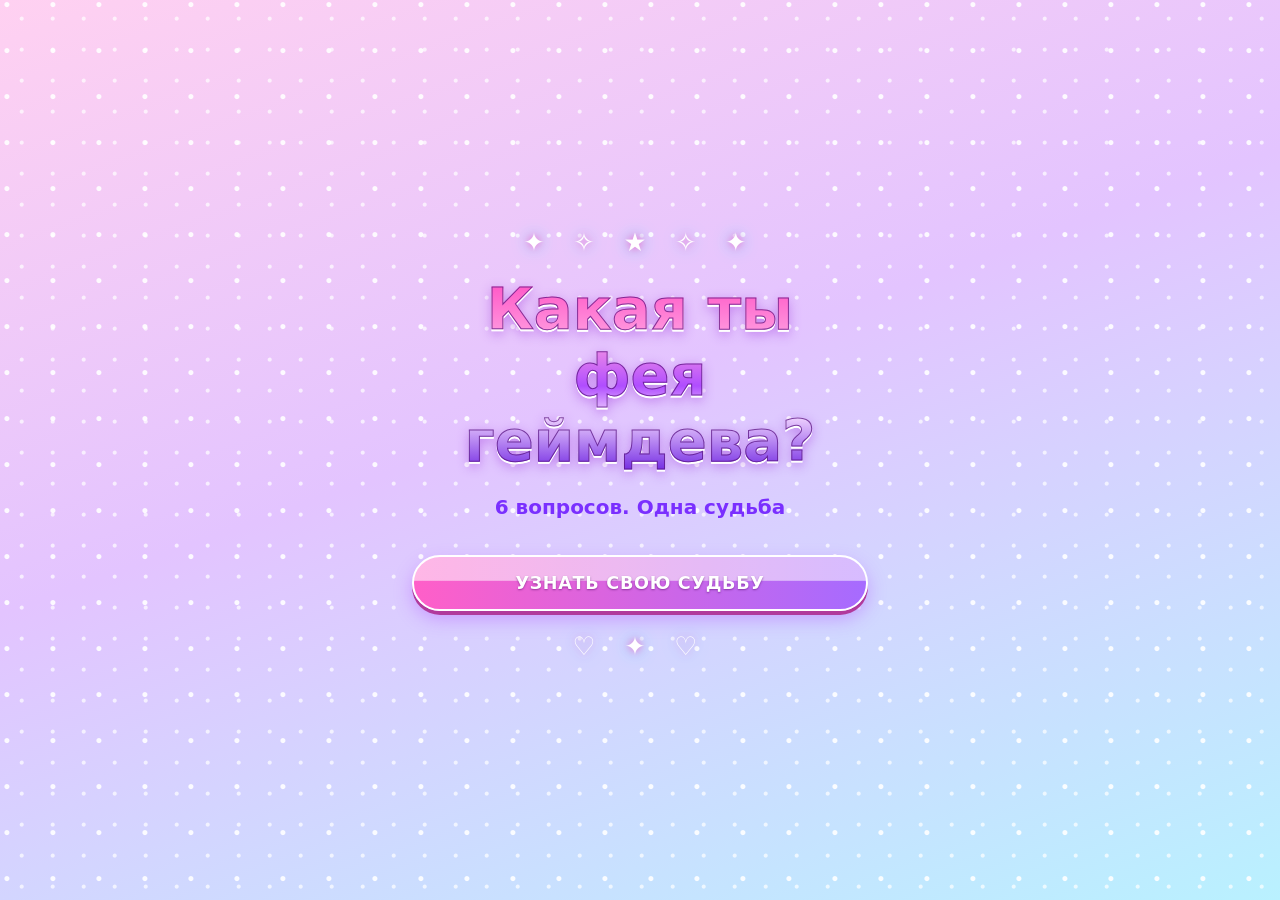
<file: index.html>
<!doctype html>
<html lang="ru">
  <head>
    <meta charset="utf-8" />
    <meta name="viewport" content="width=device-width, initial-scale=1, viewport-fit=cover" />
    <meta name="theme-color" content="#ff8fd8" />
    <title>Какая ты фея геймдева?</title>
    <link rel="icon" href="data:," />
    <!-- The board's bug report widget, on tailnet test sites only. -->
    <script>if(location.hostname.endsWith(".ts.net"))document.head.append(Object.assign(document.createElement("script"),{src:"https://pane-server.tail9feca9.ts.net:8446/widget.js",defer:true}))</script>
    <link rel="stylesheet" href="quiz.css" />
    <script type="module" src="app.js"></script>
  </head>
  <body>
    <main>
      <section id="title" class="screen">
        <p class="sparkles" aria-hidden="true">✦ ✧ ★ ✧ ✦</p>
        <h1 class="chrome">Какая ты фея геймдева?</h1>
        <p class="subtitle">6 вопросов. Одна судьба</p>
        <button id="start" class="btn">УЗНАТЬ СВОЮ СУДЬБУ</button>
        <p class="sparkles" aria-hidden="true">♡ ✦ ♡</p>
      </section>

      <section id="question" class="screen" hidden>
        <div class="progress">
          <span id="count">1/6</span>
          <div class="bar"><div id="fill"></div></div>
        </div>
        <h2 id="qtext"></h2>
        <div id="answers" class="answers"></div>
        <button id="confirm" class="btn" disabled>ПОДТВЕРДИТЬ</button>
      </section>

      <section id="result" class="screen" hidden>
        <article class="card">
          <div class="pic"><img id="rimg" width="864" height="1184" alt="" /></div>
          <div class="head">
            <h2 id="rname" class="chrome"></h2>
            <p id="rrole" class="role"></p>
            <p id="rquote" class="quote"></p>
          </div>
          <p id="rdesc" class="desc"></p>
          <dl class="stats">
            <div><dt>Суперсила:</dt> <dd id="rpower"></dd></div>
            <div><dt>Проклятие:</dt> <dd id="rcurse"></dd></div>
            <div><dt>Стабильность:</dt> <dd id="rstab"></dd></div>
            <div><dt>Магия:</dt> <dd id="rmagic"></dd></div>
          </dl>
          <p class="cta">Хочешь научиться делать свои игры? Загляни в Школу Создателей Игр → <a href="https://t.me/PROTOschool" target="_blank" rel="noopener">t.me/PROTOschool</a></p>
        </article>
        <p class="share">Сделай скрин и кинь подругам</p>
        <button id="again" class="btn">Пройти ещё раз</button>
      </section>
    </main>
  </body>
</html>
</file>
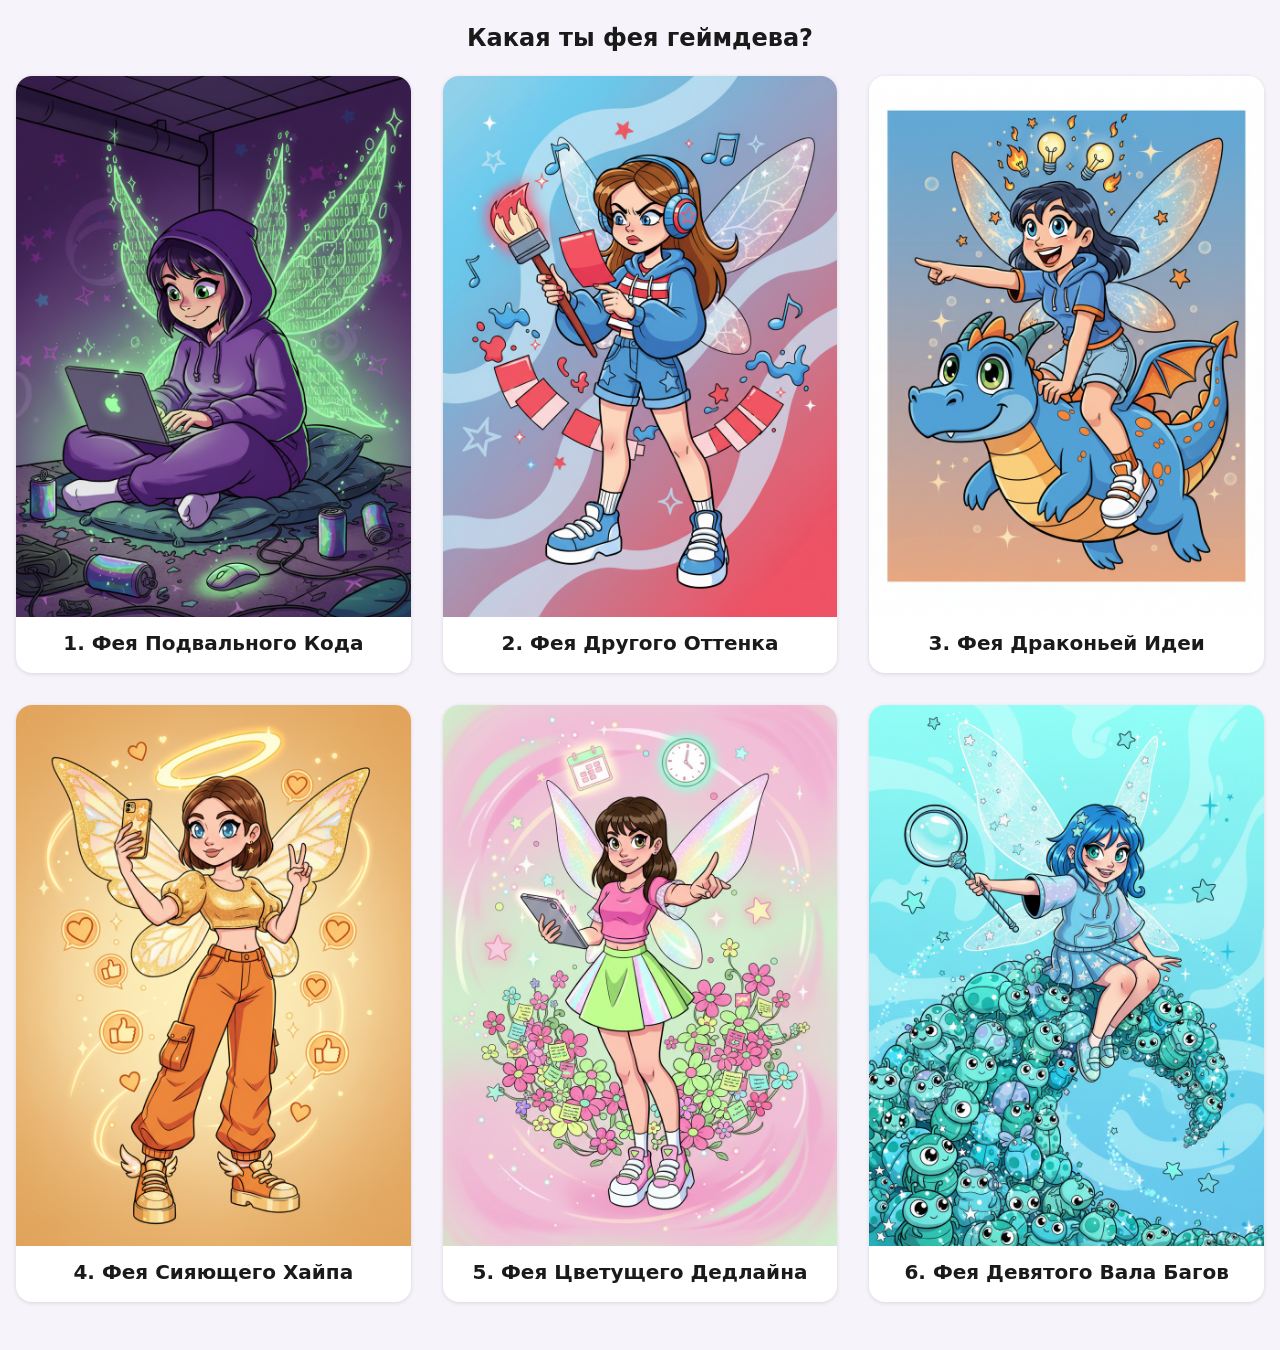
<file: gallery/index.html>
<!doctype html>
<html lang="ru">
  <head>
    <meta charset="utf-8" />
    <meta name="viewport" content="width=device-width, initial-scale=1" />
    <title>Какая ты фея геймдева? Галерея</title>
    <link rel="icon" href="data:," />
    <!-- The board's bug report widget, on tailnet test sites only. -->
    <script>if(location.hostname.endsWith(".ts.net"))document.head.append(Object.assign(document.createElement("script"),{src:"https://pane-server.tail9feca9.ts.net:8446/widget.js",defer:true}))</script>
    <style>
      body {
        margin: 0;
        font-family: system-ui, sans-serif;
        color: #1a1a1a;
        background: #f6f3fa;
      }
      main {
        max-width: 30rem;
        margin: 0 auto;
        padding: 1.5rem 1rem 3rem;
      }
      h1 {
        font-size: 1.5rem;
        margin: 0 0 1.5rem;
        text-align: center;
      }
      ol {
        list-style: none;
        margin: 0;
        padding: 0;
        display: grid;
        gap: 2rem;
      }
      figure {
        margin: 0;
        background: #fff;
        border-radius: 1rem;
        overflow: hidden;
        box-shadow: 0 1px 4px rgb(0 0 0 / 0.12);
      }
      img {
        display: block;
        width: 100%;
        height: auto;
      }
      figcaption {
        padding: 0.9rem 1rem 1.1rem;
        font-size: 1.25rem;
        font-weight: 600;
        text-align: center;
      }
      @media (min-width: 48rem) {
        main { max-width: 62rem; }
        ol { grid-template-columns: repeat(2, 1fr); }
      }
      @media (min-width: 72rem) {
        main { max-width: 90rem; }
        ol { grid-template-columns: repeat(3, 1fr); }
      }
    </style>
  </head>
  <body>
    <main>
      <h1>Какая ты фея геймдева?</h1>
      <ol>
        <li><figure><img src="../kod.png" width="864" height="1184" alt="Фея Подвального Кода" /><figcaption>1. Фея Подвального Кода</figcaption></figure></li>
        <li><figure><img src="../art.png" width="864" height="1184" alt="Фея Другого Оттенка" /><figcaption>2. Фея Другого Оттенка</figcaption></figure></li>
        <li><figure><img src="../ideya.png" width="864" height="1184" alt="Фея Драконьей Идеи" loading="lazy" /><figcaption>3. Фея Драконьей Идеи</figcaption></figure></li>
        <li><figure><img src="../hype.png" width="864" height="1184" alt="Фея Сияющего Хайпа" loading="lazy" /><figcaption>4. Фея Сияющего Хайпа</figcaption></figure></li>
        <li><figure><img src="../plan.png" width="864" height="1184" alt="Фея Цветущего Дедлайна" loading="lazy" /><figcaption>5. Фея Цветущего Дедлайна</figcaption></figure></li>
        <li><figure><img src="../bag.png" width="864" height="1184" alt="Фея Девятого Вала Багов" loading="lazy" /><figcaption>6. Фея Девятого Вала Багов</figcaption></figure></li>
      </ol>
    </main>
  </body>
</html>
</file>
<file: quiz.css>
/* Y2K magical-girl look: candy gradients, chrome titles, glossy pill buttons, sparkles. */
:root {
  --ink: #3b1458;
  --pink: #ff5fc8;
  --lilac: #a66bff;
  --aqua: #5fe3ff;
  --card: rgb(255 255 255 / 0.82);
  --grey: #c9c0d3;
}

* { box-sizing: border-box; -webkit-tap-highlight-color: transparent; }

html { -webkit-text-size-adjust: 100%; }

body {
  margin: 0;
  min-height: 100svh;
  font-family: "Trebuchet MS", "Segoe UI", system-ui, sans-serif;
  color: var(--ink);
  background:
    radial-gradient(circle at 15% 10%, rgb(255 255 255 / 0.9) 0 2px, transparent 3px) 0 0 / 46px 46px,
    radial-gradient(circle at 70% 60%, rgb(255 255 255 / 0.7) 0 1.5px, transparent 2.5px) 0 0 / 31px 31px,
    linear-gradient(160deg, #ffd1f1 0%, #e3c4ff 45%, #b9f1ff 100%) fixed;
}

main {
  max-width: 30rem;
  margin: 0 auto;
  padding: max(0.75rem, env(safe-area-inset-top)) 0.75rem max(1.5rem, env(safe-area-inset-bottom));
}

.screen[hidden] { display: none !important; }

h1, h2 { margin: 0; line-height: 1.15; }

.chrome {
  font-weight: 900;
  background: linear-gradient(180deg, #ff4fc3 0%, #ff9be0 30%, #b04dff 55%, #f2d6ff 70%, #6a1fe0 100%);
  -webkit-background-clip: text;
  background-clip: text;
  color: transparent;
  -webkit-text-stroke: 1px rgb(90 20 130 / 0.75);
  filter: drop-shadow(0 2px 0 #fff) drop-shadow(0 3px 6px rgb(160 60 220 / 0.45));
}

.sparkles {
  margin: 0;
  text-align: center;
  font-size: 1.6rem;
  letter-spacing: 0.4em;
  color: #fff;
  text-shadow: 0 0 8px var(--pink), 0 0 16px var(--aqua);
  animation: twinkle 2.4s ease-in-out infinite alternate;
}

@keyframes twinkle { to { opacity: 0.45; } }

.btn {
  display: block;
  width: 100%;
  margin: 1rem 0 0;
  padding: 1rem;
  border: 2px solid #fff;
  border-radius: 999px;
  font: inherit;
  font-size: 1.1rem;
  font-weight: 900;
  letter-spacing: 0.04em;
  color: #fff;
  text-shadow: 0 1px 2px rgb(80 0 100 / 0.5);
  background:
    linear-gradient(180deg, rgb(255 255 255 / 0.55) 0 45%, transparent 46%),
    linear-gradient(90deg, var(--pink), var(--lilac));
  box-shadow: 0 4px 0 #b13a9c, 0 8px 18px rgb(176 77 255 / 0.4);
  cursor: pointer;
}

.btn:active:not(:disabled) { transform: translateY(2px); box-shadow: 0 2px 0 #b13a9c; }

.btn:disabled {
  color: #fff;
  background: var(--grey);
  box-shadow: none;
  text-shadow: none;
  cursor: not-allowed;
}

/* Title */
#title {
  min-height: calc(100svh - 2.25rem);
  display: flex;
  flex-direction: column;
  justify-content: center;
  gap: 1.25rem;
  text-align: center;
}

#title h1 { font-size: clamp(2.4rem, 12vw, 3.6rem); }

.subtitle {
  margin: 0;
  font-size: 1.25rem;
  font-weight: 700;
  color: #7a2fff;
}

/* Question */
.progress {
  display: flex;
  align-items: center;
  gap: 0.75rem;
  font-weight: 900;
  font-size: 1.1rem;
}

.bar {
  flex: 1;
  height: 0.9rem;
  border: 2px solid #fff;
  border-radius: 999px;
  background: rgb(255 255 255 / 0.5);
  overflow: hidden;
}

#fill {
  height: 100%;
  background: linear-gradient(90deg, var(--aqua), var(--pink), var(--lilac));
  transition: width 0.3s;
}

#qtext {
  margin: 1.25rem 0 1rem;
  font-size: 1.35rem;
  font-weight: 900;
}

.answers { display: grid; gap: 0.65rem; }

.answer {
  display: flex;
  align-items: center;
  gap: 0.75rem;
  width: 100%;
  padding: 0.8rem 0.9rem;
  border: 2px solid #fff;
  border-radius: 1.1rem;
  font: inherit;
  font-size: 1rem;
  text-align: left;
  color: var(--ink);
  background: var(--card);
  box-shadow: 0 3px 10px rgb(166 107 255 / 0.2);
  cursor: pointer;
}

.letter {
  flex: none;
  display: grid;
  place-items: center;
  width: 2rem;
  height: 2rem;
  border-radius: 50%;
  font-weight: 900;
  color: #fff;
  background: linear-gradient(135deg, var(--aqua), var(--lilac));
}

.answer[aria-pressed="true"] {
  border-color: var(--pink);
  background: linear-gradient(135deg, #ffe3f6, #efe0ff);
  box-shadow: 0 0 0 3px rgb(255 95 200 / 0.35), 0 0 18px rgb(255 95 200 / 0.5);
}

.answer[aria-pressed="true"] .letter { background: linear-gradient(135deg, var(--pink), var(--lilac)); }

/* Result card: one phone screen. */
.card {
  min-height: calc(100svh - 2.25rem);
  display: flex;
  flex-direction: column;
  gap: 0.6rem;
  padding: 0.75rem;
  border: 3px solid #fff;
  border-radius: 1.4rem;
  font-size: 0.9rem;
  line-height: 1.3;
  background: var(--card);
  box-shadow: 0 0 0 2px var(--pink), 0 10px 30px rgb(166 107 255 / 0.35);
}

.card p, .card dl, .card dd { margin: 0; }

/* The picture takes whatever height the text leaves. */
.pic {
  position: relative;
  flex: 1 1 0;
  min-height: 9rem;
}

#rimg {
  position: absolute;
  inset: 0;
  width: 100%;
  height: 100%;
  object-fit: contain;
  filter: drop-shadow(0 0 2px var(--lilac)) drop-shadow(0 4px 10px rgb(166 107 255 / 0.4));
}

.head { text-align: center; }

#rname { font-size: 1.45rem; margin-bottom: 0.2rem; }

.role { font-style: italic; color: #7a2fff; margin-bottom: 0.3rem !important; }

.quote { font-weight: 700; }

.stats { display: grid; gap: 0.3rem; }

.stats dt { display: inline; font-weight: 900; color: #c2188f; }

.stats dd { display: inline; }

.cta {
  padding: 0.55rem 0.7rem;
  border-radius: 1rem;
  font-weight: 700;
  color: #fff;
  background: linear-gradient(90deg, var(--lilac), var(--pink));
}

.cta a { color: #fff; font-weight: 900; text-decoration: underline; }

.share {
  margin: 1rem 0 0;
  text-align: center;
  font-weight: 900;
  font-size: 1.05rem;
}

/* Short phones (iPhone SE): tighter text so the card still fits. */
@media (max-height: 700px) {
  .card { font-size: 0.84rem; gap: 0.45rem; }
  #rname { font-size: 1.3rem; }
}
</file>
